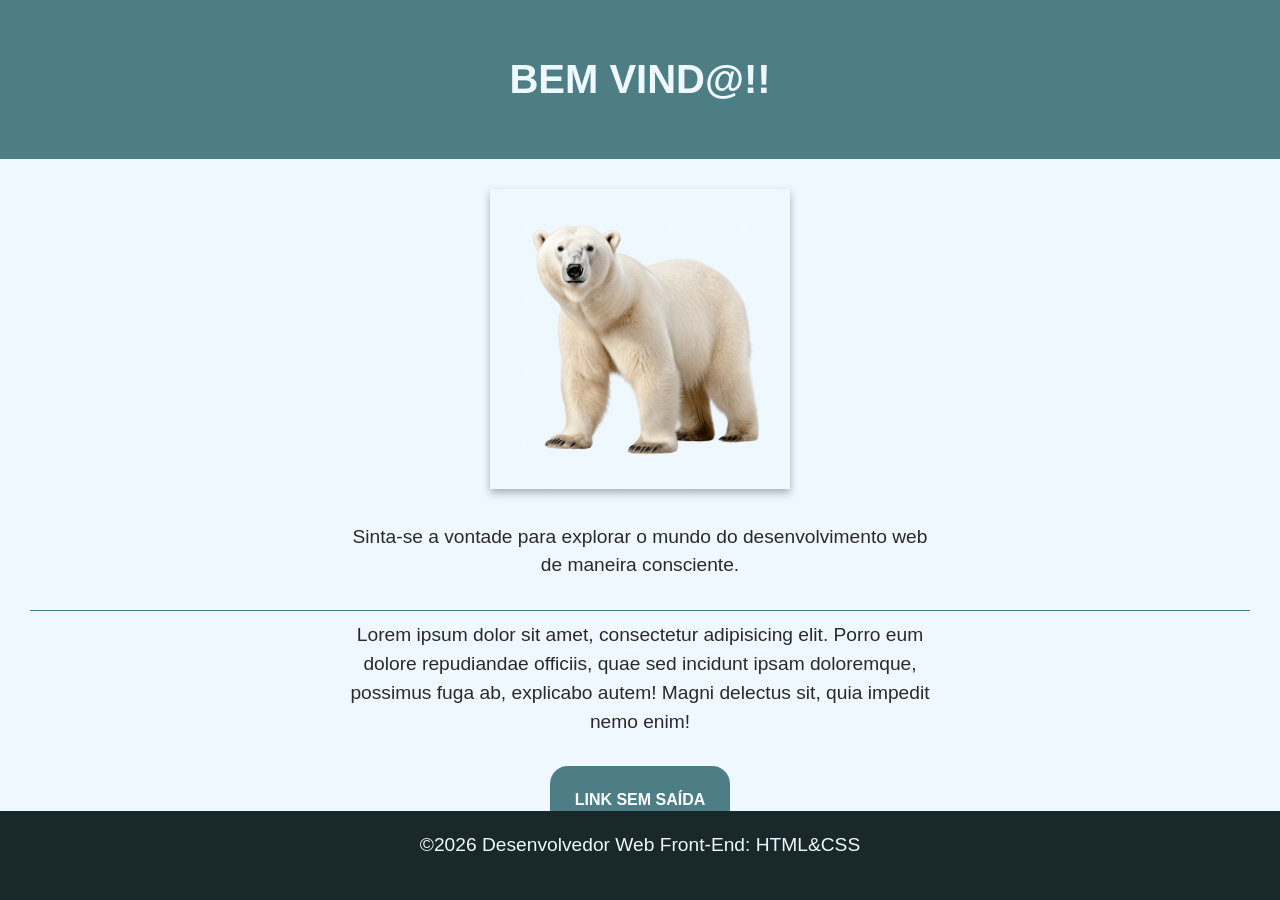
<file: Aula1_0905/index.html>
<!-- AULA 1 - HTML CSS: 09 DE MAIO DE 2026 -->
<!-- + Seções semânticas. Separam o arquivo em seções principais, com "significado" -->
 <!-- 3 maneiras de CSS: Dentro da tag (<p style="tag{configs}">), após o head (<style></style>) e arquivo separado e linkar no head (<link rel="stylesheet" href="caminho.link">). -->

<!DOCTYPE html>
<html lang="pt-br">
<head>
    <meta charset="UTF-8">
    <meta name="viewport" content="width=device-width, initial-scale=1.0">
    <title>AULA 1 - BOAS VINDAS</title>
    <link rel="stylesheet" href="CSS/style.css">
</head>
<body>

    <header> <!-- + CABEÇALHO -->
        <h1>BEM VIND@!!</h1>
    </header>

    <main><!-- + PRINCIPAL -->
        <img src="IMG/urso.png" alt="URSO POLAR: https://pngtree.com/freepng/polar-bear-isolated-on-background_14139510.html"> <!-- ALT: Alternativa, texto que aparece caso dê erro com a imagem ou o caminho. -->
        <p>Sinta-se a vontade para explorar o mundo do desenvolvimento web de maneira consciente. </p>
        <hr>
        <p>Lorem ipsum dolor sit amet, consectetur adipisicing elit. Porro eum dolore repudiandae officiis, quae sed incidunt ipsam doloremque, possimus fuga ab, explicabo autem! Magni delectus sit, quia impedit nemo enim!</p>

        <a class="button" href="#">LINK SEM SAÍDA</a> <!-- "a": link para página ou arquivo. # Não te leva a lugar nenhum. -->

    </main>
    
    <footer><!-- + RODAPÉ -->
        <p>&copy;2026 Desenvolvedor Web Front-End: HTML&CSS</p> <!-- &copy; é simbolo C de copyright. -->
    </footer> 

</body>
</html>
</file>
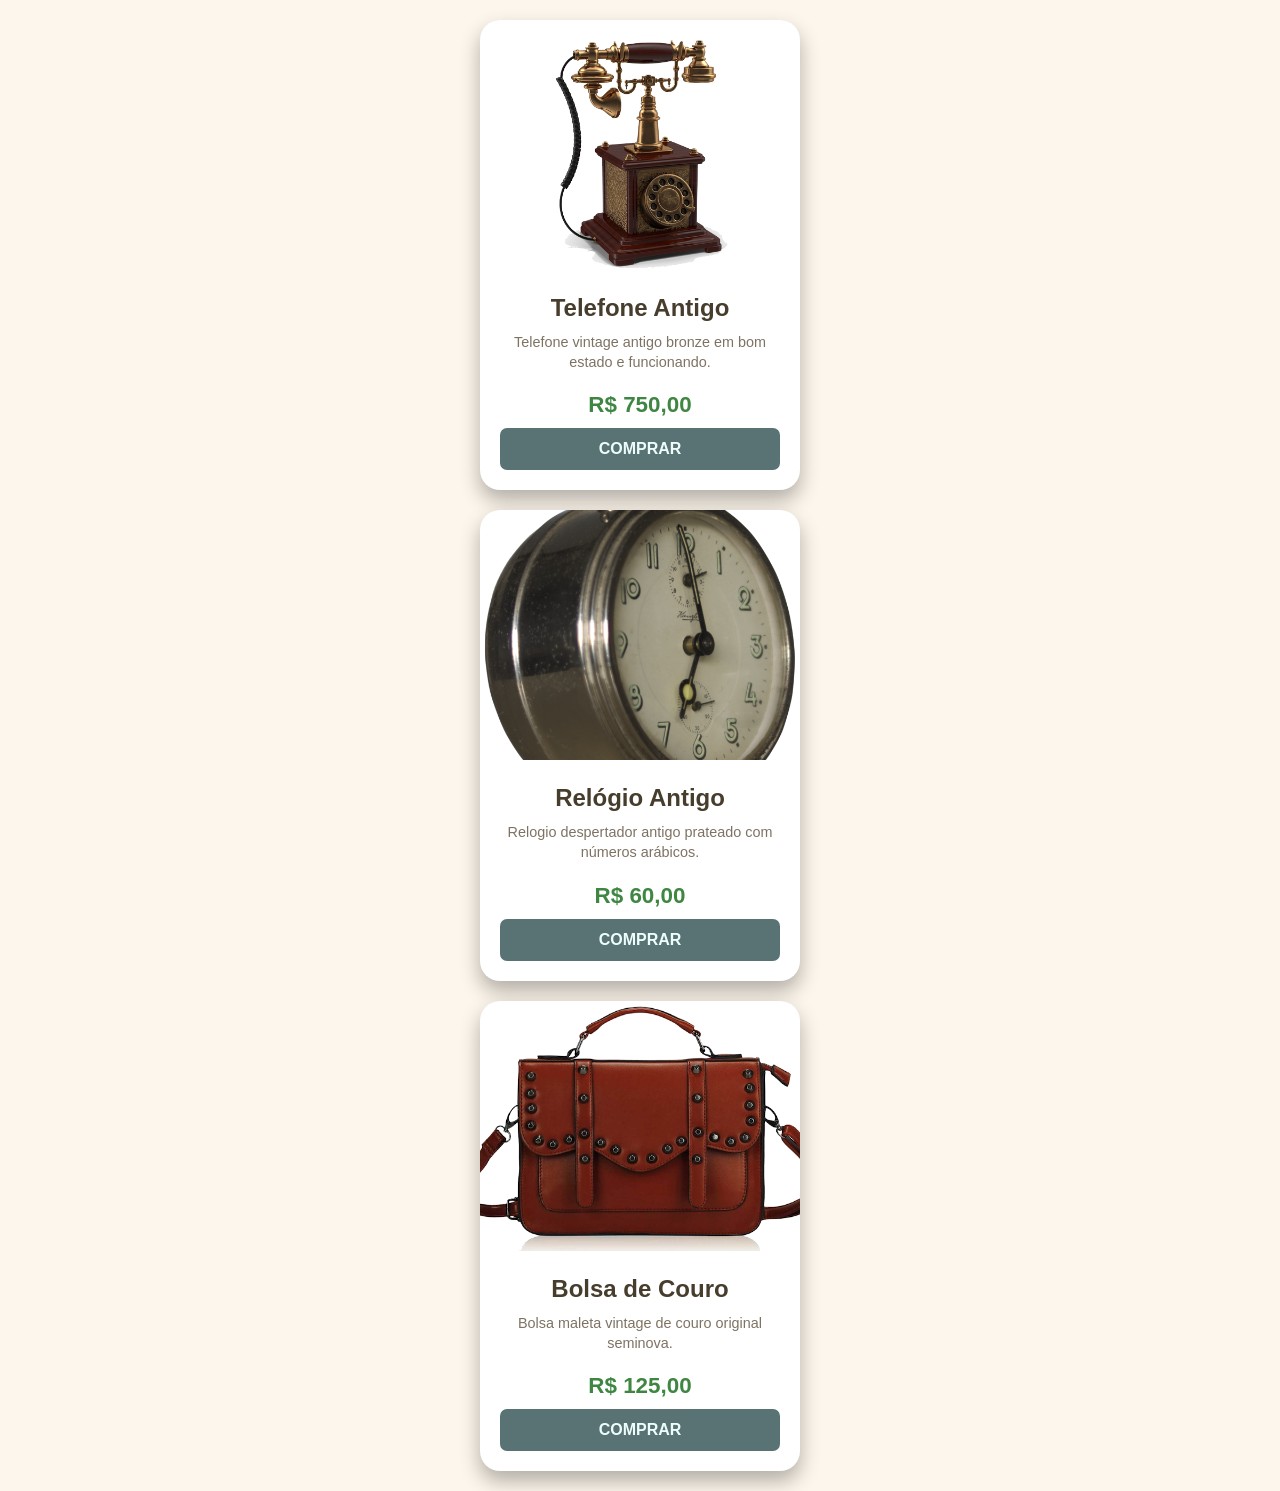
<file: Aula2_2305/index.html>
<!DOCTYPE html>
<html lang="pt-br">
<head>
    <meta charset="UTF-8">
    <meta name="viewport" content="width=device-width, initial-scale=1.0">
    <title>Aula02</title>
    <link rel="stylesheet" href="CSS/style.css">
</head>
<body>
    <main>
        <div class="container"> <!-- CONTAINER: Wrapper usado para centralizar o cartão na página -->
            
            <div class="product-card"> <!-- Cartão de produto - Estrutura que contém: imagem, título, descrição, preço e botão de compra. -->
                <img src="IMG/telefone.png" alt="Telefone vintage"> <!-- Imagens em: https://www.pngarts.com/pt/explore/tag/objetos-vintage -->     
                <div class="card-content"> <!-- Conteúdo interno do card-->
                    <!-- <h3>Relógio Antigo</h3>
                    <p>Relogio despertador antigo prateado com números arábicos.</p> -->
                    <h3>Telefone Antigo</h3>
                    <p>Telefone vintage antigo bronze em bom estado e funcionando.</p>
                    <span class="price">R$ 750,00</span> <!--Span:  --> 
                    <a href="#" class="buy-btn">COMPRAR</a>
                </div>
            </div>

            <div class="product-card"> <!-- Cartão de produto - Estrutura que contém: imagem, título, descrição, preço e botão de compra. -->
                <img src="IMG/relogio.png" alt="Relógio Vintage"> <!-- Imagens em: https://www.pngarts.com/pt/explore/tag/objetos-vintage -->     
                <div class="card-content"> <!-- Conteúdo interno do card-->
                    <h3>Relógio Antigo</h3>
                    <p>Relogio despertador antigo prateado com números arábicos.</p>
                    <span class="price">R$ 60,00</span> <!--Span:  --> 
                    <a href="#" class="buy-btn">COMPRAR</a>
                </div>
            </div>
            <div class="product-card"> <!-- Cartão de produto - Estrutura que contém: imagem, título, descrição, preço e botão de compra. -->
                <img src="IMG/bolsa.png" alt="Bolsa de Couro"> <!-- Imagens em: https://www.pngarts.com/pt/explore/tag/objetos-vintage -->     
                <div class="card-content"> <!-- Conteúdo interno do card-->
                    <h3>Bolsa de Couro</h3>
                    <p>Bolsa maleta vintage de couro original seminova.</p>
                    <span class="price">R$ 125,00</span> <!--Span:  --> 
                    <a href="#" class="buy-btn">COMPRAR</a>
                </div>
            </div>

        </div> <!--Fechamento do container-->
    </main>
</body>
</html>
</file>
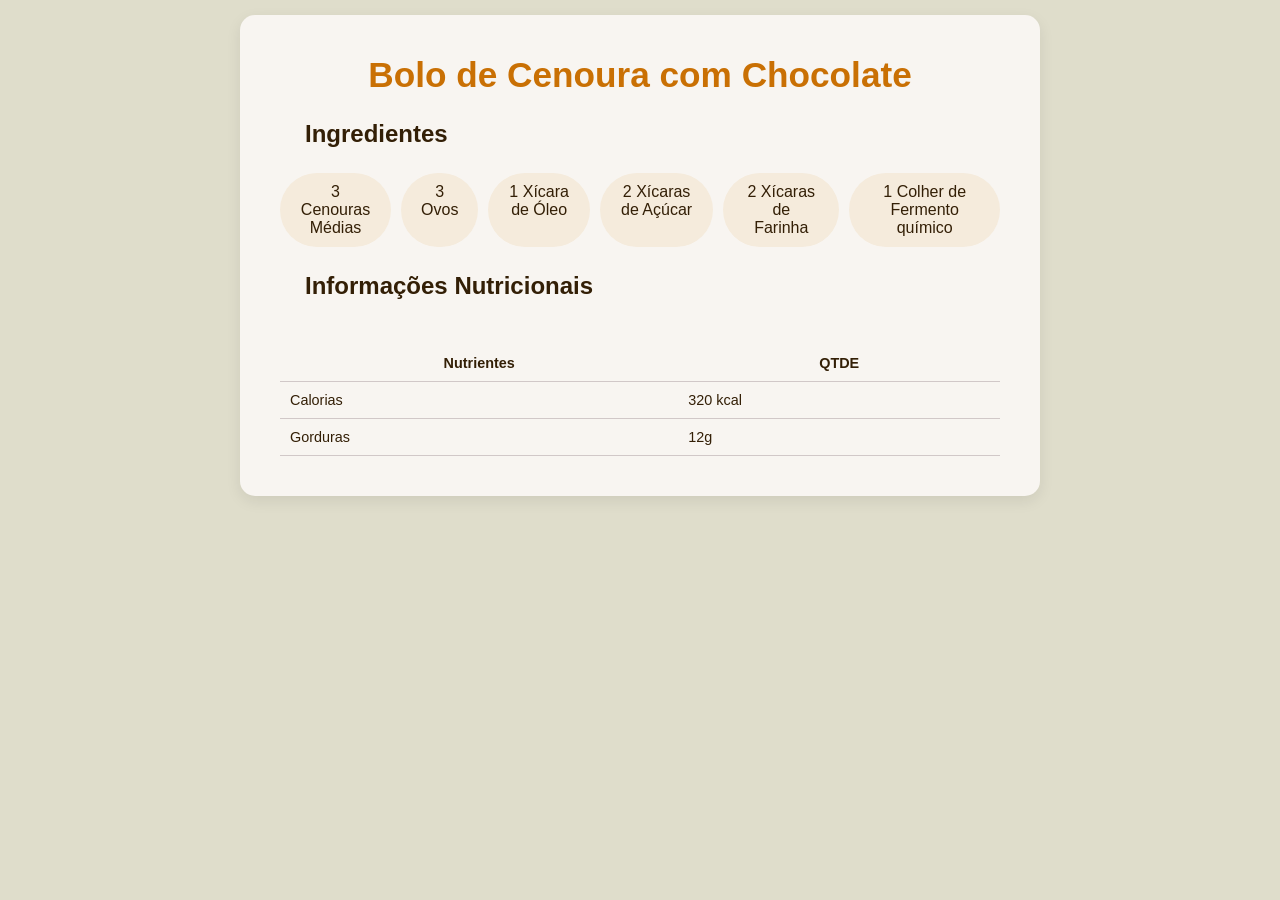
<file: Aula3_2305/index.html>
<!DOCTYPE html>
<!-- Criar uma página de receita
 OBJETVOS: Tabelas e Listas
  -->
<html lang="pt-br">
<head>
    <meta charset="UTF-8">
    <meta name="viewport" content="width=device-width, initial-scale=1.0">
    <title>Aula03 - Receita+FlexBox</title>
    <link rel="stylesheet" href="CSS/style.css">
</head>
<body>
    <div class="recipe-container"> <!--DIV WRAPPER: centraliza o conteúdo da receita-->
        <h1>Bolo de Cenoura com Chocolate</h1>
        <section class="ingredients"> <!-- SEÇÃO: Tag semântica agrupa conteúdos temáticos relacionados-->
            <h2>Ingredientes</h2>
            <ul class="flex-list"> <!-- Lista FLEXÍVEL; usar flexbox para muda de layout conforme o tamanho da tela Mobile: coluna. Desktop: Linha-->               
                <li>3 Cenouras Médias</li>
                <li>3 Ovos</li>
                <li>1 Xícara de Óleo</li>
                <li>2 Xícaras de Açúcar</li>
                <li>2 Xícaras de Farinha</li>
                <li>1 Colher de Fermento químico</li>
            </ul> <!--UNordered List - Lista NÃO ordenada-->
        </section>

        <section class="info">
            <h2>Informações Nutricionais</h2>
            <!-- TABELA RESPONSIVA: exibe nutrientes e quantidade -->
            <!-- No CSS aplicar Scroll horizontal em mobile se necessário -->

            <table>
                <thead> <!--Cabeçalho da tabela-->
                    <tr> <!--TABLE-ROW: Linha da tabela-->
                        <th>Nutrientes</th> <!--Estabelecendo o tanto de colunas que vai ter a tabela-->
                        <th>QTDE</th>
                    </tr>
                </thead>
                <tbody> <!--Corpo da tabela-->
                    <tr> <!-- Linha 1 -->
                        <td>Calorias</td> <!-- Table Data é sempre de acoro com a quantidade de colunas que foram estabelecidas-->
                        <td>320 kcal</td>
                    </tr> 
                    <tr> <!-- Linha 2 -->
                        <td>Gorduras</td>
                        <td>12g</td>
                    </tr>

                </tbody>
            </table>

        </section> <!-- Fechamento da seção informação-->

    </div>
</body>
</html>
</file>
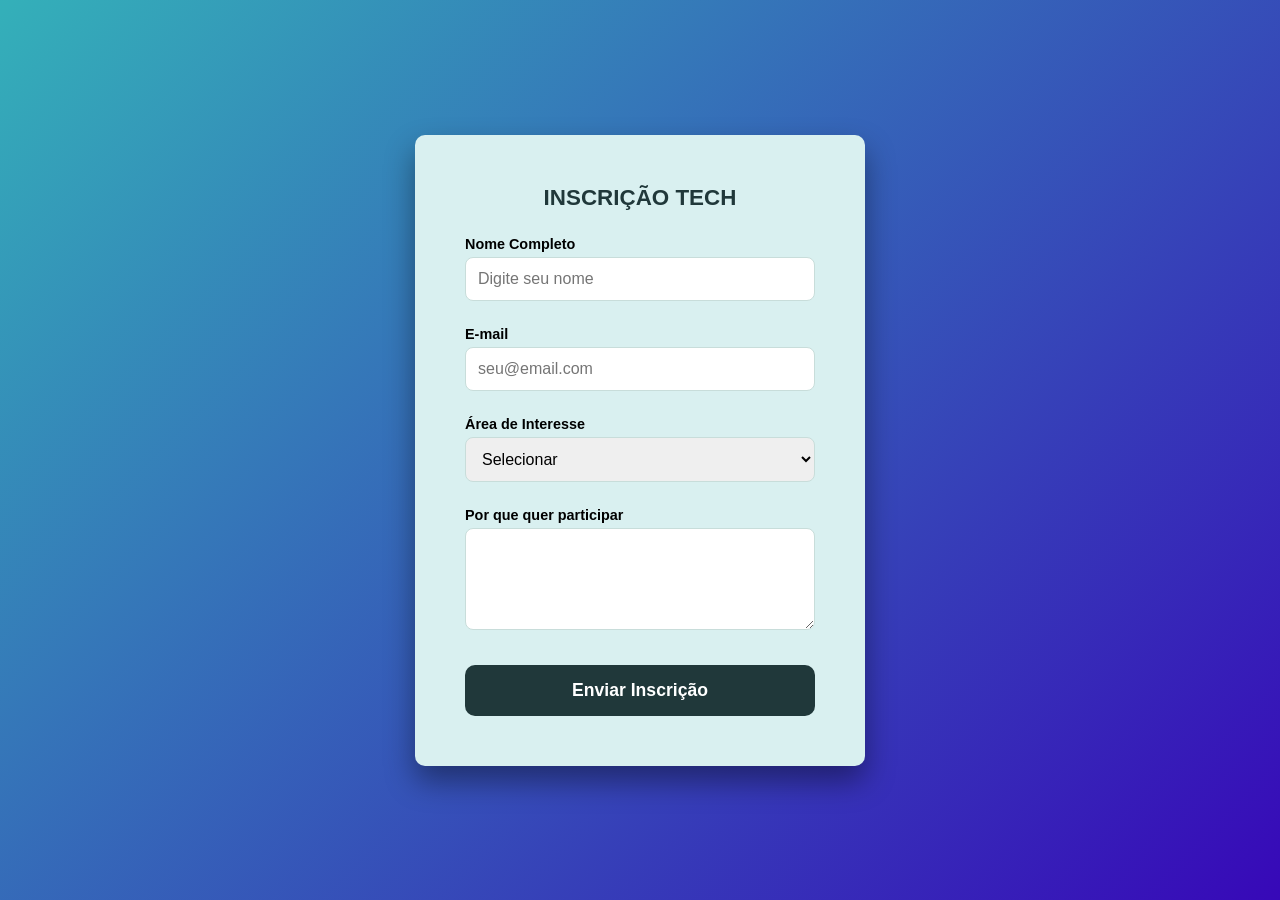
<file: Aula4_3005/index.html>
<!DOCTYPE html>
<!-- AULA 4 : FORMULÁRIOS
 Criar formulário responsivo -->
<html lang="pt-br">
<head>
    <meta charset="UTF-8">
    <meta name="viewport" content="width=device-width, initial-scale=1.0">
    <title>Formulários</title>
    <link rel="stylesheet" href="CSS/style.css">
</head>
<body>
    <div class="form-wrapper"> <!--WRAPPER do formulário. Div que centraliza e etiliza o formulário-->
        <!-- FORM  - tag semântica que indica que é um formulário. Atributos: METHOD: com enviar os dados (get ou post), ACTION: para onde enviar os dados -->
        <form class="event-form"> 
            <h2>INSCRIÇÃO TECH</h2>
            
            <div class="form-group">
                <label for="nome">Nome Completo</label> <!--FOR: Para indicar qual input é pra ele-->
                <input type="text" id="nome" placeholder="Digite seu nome" required/> <!--Usar ID para conectar ele com a label. Required: Campo obrigatório-->
            </div>
            <div class="form-group">
                <label for="email">E-mail</label> 
                <input type="email" id="email" placeholder="seu@email.com"/>
            </div>
            <div class="form-group">
                <label for="area">Área de Interesse</label> 
                <select id="area"> <!--Abre o select. Informar as opções-->
                    <option value="">Selecionar</option>
                    <option value="frontend">Front-end</option>
                    <option value="backend">Back-end</option>
                    <option value="design">UI/UX Design</option>
                </select>
            </div>
            <div class="form-group">
                <label for="msg">Por que quer participar</label>
                <textarea id="msg" rows="4"></textarea> <!-- Permite entrada de múltiplas linhas (rows)-->
            </div>
                <button type="submit">Enviar Inscrição</button>
        </form>
    </div>
</body>
</html>
</file>
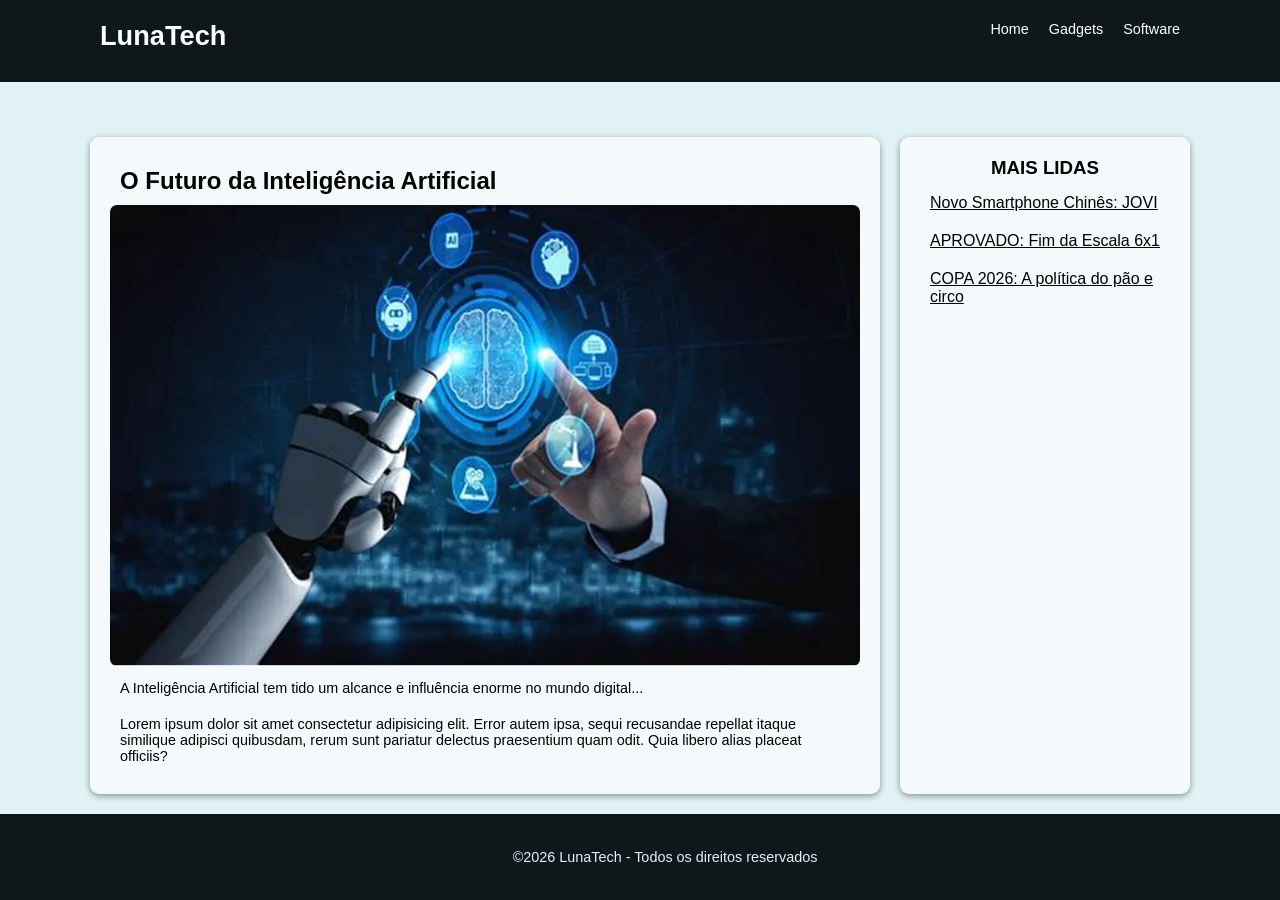
<file: Aula5_1306/index.html>
<!DOCTYPE html>
<html lang="pt-br">
<head>
    <meta charset="UTF-8">
    <meta name="viewport" content="width=device-width, initial-scale=1.0">
    <title>Aula 5 - Layout</title>
    <link rel="stylesheet" href="CSS/style.css">
</head>
<body>
    <header class="main-header"><div class="logo">LunaTech</div>
        <nav>
            <ul>
            <li><a href="#">Home</a></li>
            <li><a href="#">Gadgets</a></li>
            <li><a href="#">Software</a></li>
            </ul>
        </nav>
    </header>

<div class="layout-wrapper">
    <main class="content">
        <article class="post"> <!-- Artigo: Tag semântica que indica artigo ou post. -->
            <h1>O Futuro da Inteligência Artificial</h1>
            <img src="IMG/imagem.webp" alt="Mão robótica tocando em tela paralela a mão humana">
            <p>A Inteligência Artificial tem tido um alcance e influência enorme no mundo digital...</p>
            <p>Lorem ipsum dolor sit amet consectetur adipisicing elit. Error autem ipsa, sequi recusandae repellat itaque similique adipisci quibusdam, rerum sunt pariatur delectus praesentium quam odit. Quia libero alias placeat officiis?</p>
        </article>
    </main>

    <aside class="sidebar"> <!-- Barra lateral (Aside/Sidebar) -->
        <h3>MAIS LIDAS</h3>
        <ul>
            <li><a href="#">Novo Smartphone Chinês: JOVI</a></li>
            <li><a href="#">APROVADO: Fim da Escala 6x1 </a></li>
            <li><a href="#">COPA 2026: A política do pão e circo</a></li>
        </ul>
    </aside>
</div>
    <footer class="main-footer">
        <p>&copy;2026 LunaTech - Todos os direitos reservados</p>
    </footer>
    
</html>
</file>
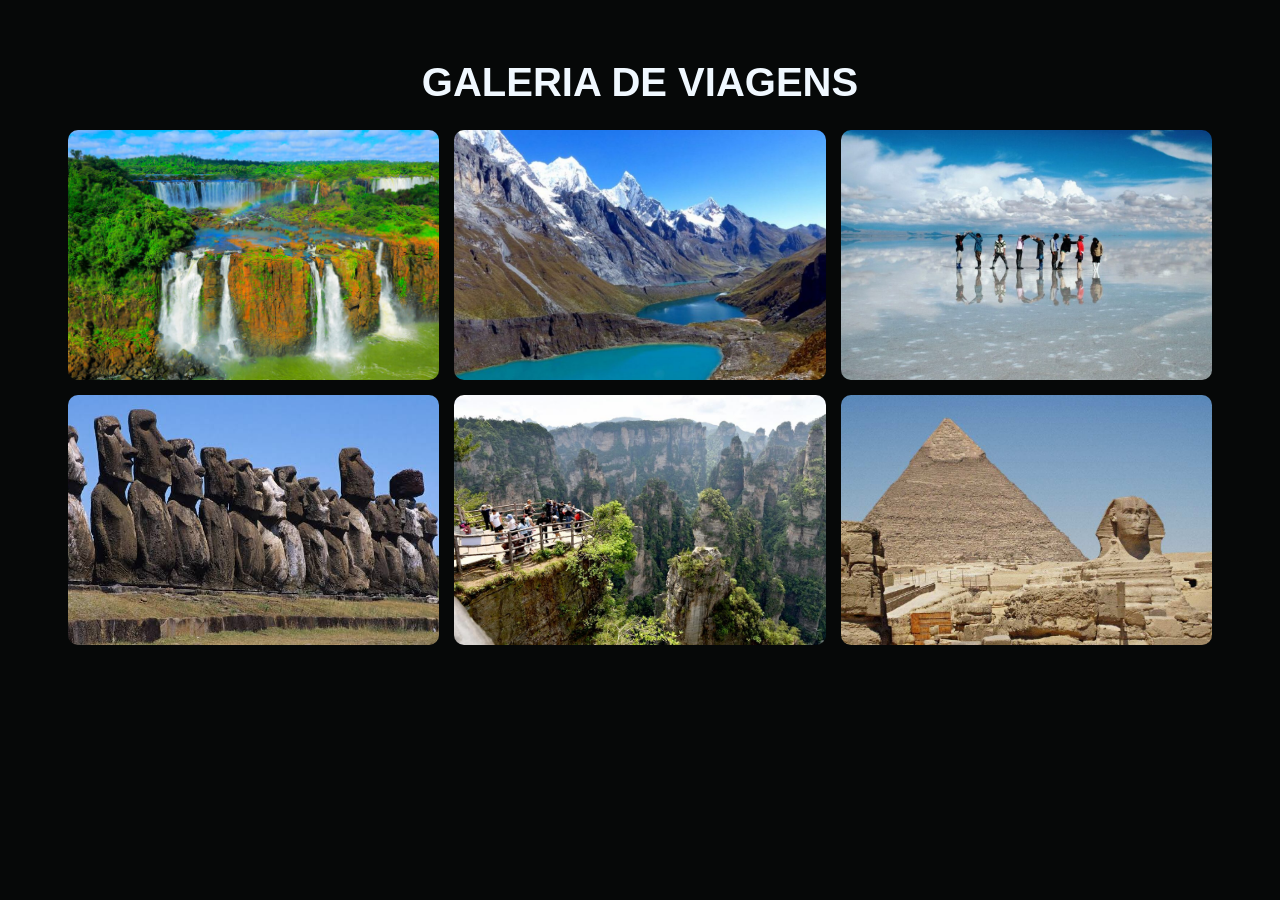
<file: Aula6_2006/index.html>
<!DOCTYPE html>
<html lang="pt-br">
<head>
    <meta charset="UTF-8">
    <meta name="viewport" content="width=device-width, initial-scale=1.0">
    <title>AULA 06</title>
    <link rel="stylesheet" href="CSS/style.css">
</head>
<body>
    <div class="gallery-container"> <!-- DIV principal, que centraliza todo o conteúdo-->
        <h1>GALERIA DE VIAGENS</h1> 
        
        <div class="grid">
            <!-- ITEM 1 -->
            <div class="item">
                <img src="IMG/Foz-do-Iguacu.jpg" alt="Cataratas do Iguaçu, no Paraná">
                <div class="overlay">PARANÁ</div> <!-- OVERLAY: camada de texto sobre a imagem -->
            </div>
            <!-- ITEM 2 -->
            <div class="item">
                <img src="IMG/cordilheira-dos-andes.jpg" alt="Codilheira dos Andes">
                <div class="overlay">CORDILHEIRA DOS ANDES</div>
            </div>
            <!-- ITEM 3 -->
            <div class="item">
                <img src="IMG/salar.jpg" alt="Pessoas posando no Salar de Uyuni onde em seu reflexo lê-se Uyuni">
                <div class="overlay">SALAR DE UYUNI</div>
            </div>
            <!-- ITEM 4 -->
            <div class="item">
                <img src="IMG/pascoa.jpg" alt="Estátuas de pedra na Ilha de Páscoa, no Chile">
                <div class="overlay">ILHA DE PÁSCOA</div>
            </div>
            <!-- ITEM 5 -->
            <div class="item">
                <img src="IMG/wulingyuan.jpg" alt="Montanhas verticais">
                <div class="overlay">CHINA</div>
            </div>
            <!-- ITEM 6 -->
            <div class="item">
                <img src="IMG/egito.jpg" alt="Pirâmide e esfinge, no Egito">
                <div class="overlay">EGITO</div>
            </div>
        </div>
    </div>
</body>
</html>
<!-- ctrl + D ou ctrl + F -->
</file>
<file: Aula1_0905/CSS/style.css>
/* 3 formas para chamar: por tag HTML (p, h1), por ID(#), por CLASSE(.) 
Metodologia: Mobile First ( Pensado principalmente para smartphones )
            - Estilos otimizados para CELULARES ( Viewport pequeneo)
            - Telas maiores recebem ajustes via Media Queries

TAGS GLOBAIS: BODY(fontes)
Media queries: Para desktp (final, para adaptar especificamente para telas maiores) */


/*  RESETA O PADRÃO DO NAVEGADOR (* MARCA A PÁGINA INTEIRA)
*{
margin: 0;
padding: 0;
} 
*/

/* Q
PIXEL: FOCA NA TELA,
REM: NÃO SE ADAPTA A TELA
*/

/* ESTILOS GLOBAIS (mobile) */
body{ /* RESETANDO A ESTRUTURA */
    font-family: 'Segoe UI', Tahoma, Geneva, Verdana, sans-serif;
    background-color:#f0f8ff;
    /* background-color:#454e57 ; Cor de fundo */
    color: #29292b;
    margin: 0; /* Espaçamento externo */
    padding: 0; /* Espaçamento interno */
    text-align: center; /* Alinhamento do texto DO elemento*/
}

header{
    background-color:#4d7e86;
    color: aliceblue;
    padding: 30px 15px;
}

h1{
    font-size: 1.8rem; /* Equivale a mais ou menos 28.8px. REM: medida adequada pois pega de acordo com o elemento (se adapta ao H1 etc) PESQUISAR */
}

main{
    padding: 30px;
}

img{
    width: 100%; /*Imagem ocupa toda a tela */
    max-width: 300px; /* Tamanho máximo da sua img */ 
    /* border: 1px solid black; */ /* TAMANHO e COR da Borda*/
    /* border-radius: 100px; */  
    margin-bottom: 20px;
    box-shadow: 0 4px 8px rgba(0, 0, 0, 0.3);  /* RGB (RED GREEN BLUE) A  (APLHA- Transparência)*/
}

p{
    font-size: 1rem;
    margin-bottom: 30px;
    line-height: 1.5;
}
hr{
    width: 100%;
    height: 1%;
    border: 0px;
    border-top: 1px solid #4d7e86;
    background-color: #4d7e86;
}

.button{
    display: block;  /* O display BLOCK permite que o link ocupe toda a largura disponível, ou seja, o link é 'clicável' em TODO o bloco do link, não só no texto  */
    background-color: #4d7e86;
    border-radius: 18px;
    color: white;
    padding: 10px;
    text-decoration: none; /* Decoração de texto, tipo sublinhado, etc*/
    font-weight: bold;
    transition: background-color 2s ease ; /* Transição suave(ease) com a cor de fundo (background-color) */
}

footer{
    background-color: #18282b;
    color: aliceblue;
    padding: 10px 0px;
    width: 100%;
}


/* MEDIA QUERY: Para telas maiores (Desktop) -------------------------------------------------------------------- */

@media (min-width: 768px) {
    h1{
        font-size: 2.5rem; 
    }
    p{
        font-size: 1.2rem;
        max-width: 600px;
        margin: 10px auto 30px; /* Ordem: Sentido horário: Então nesse: cima LADOS baixos */
    }
    .button{
        display: inline-block;
        padding: 25px;
    }
    footer{
        position: fixed; /* Fixa o elemento no lugar (O LUGAR NÃO É DETERMINADO PELO POSITION, posicionar com outras propriedades)*/
        bottom: 0; /* 'Prende' o rodapé no 'chão' da TELA (não do site)*/
    }
}
</file>
<file: Aula2_2305/CSS/style.css>
/* Aula 02 - DIVs, Cards, CSS para cartão
-- sempre pra celular primeiro


 Tópicos abordados:
display: flex - (centralizar elementos)
boxshadow - (sombras de profundidade)
hoover - (interatividade)
responsive design - ()
smooth transitions - (transições CSS)

*/

/* GLOBAIS */
*{
    margin: 0;
    padding: 0;
    box-sizing: border-box; /*ajusta a largura e altura*/
}

body{
    font-family:'Lucida Sans', 'Lucida Sans Regular', 'Lucida Grande', 'Lucida Sans Unicode', Geneva, Verdana, sans-serif;
    background-color: rgb(253, 246, 236);
    padding: 20px;
    display: flex; /* Permite usar objetos de centralização */
    justify-content: center; /* CENTRALIZA HORIZONTALMENTE*/
    align-items: center; /*  */
    min-height: 100vh; /*Altura mínima 100 viewport*/
}

.container{ /* HERDA po flox do body*/
    width: 100%;
    display: flex;
    flex-direction: column;
    align-items: center;
    gap: 20px;
}

.product-card{
    background-color: white;
    width: 100%;
    max-width: 320px;
    border-radius: 20px;
    overflow: hidden; /* Garante que o conteudo não ultpr */
    box-shadow: 0px 10px 20px rgba(0, 0, 0, 0.3); 
    transition: transform 0.3s ease; /* transform chamado no media care para completar o hover */
}


.product-card img{  /*Da pra referenciar uma tag dentro de outra que tem classe*/
    width: 100%;
    height: 250px;
    object-fit: cover; /* Garante que a imagem preencha too o espaço sem distorcer */
}

.card-content{
    padding: 20px; 
    text-align: center;
}

h3{
    color: rgb(71, 61, 44);
    font-size: 1.3rem; /* Tamanho fonte para mobile*/
    margin-bottom: 10px;
}
p{
    color: rgb(126, 114, 99);
    font-size: 0.9rem;
    line-height: 1.4; /* Espaçamento entre as linhas*/
    margin-bottom: 20px; /*Espaçamento inferior*/
}
.price{
    display: block; /* Faz o elemento ocupar a linha inteira*/
    font-size: 1.4rem;
    font-weight: bold;
    color: rgb(63, 134, 66);
    margin-bottom: 10px;
}

.buy-btn{
    display: block;
    color: rgb(236, 253, 252);
    text-decoration: none;
    background-color: rgb(89, 115, 116);
    padding: 12px;
    border-radius: 7px;
    font-weight: bold;
    transition: background-color 0.5s ease;
}

/* Media Care */
@media (min-width: 1024px){ 
    .product-card:hover{ /* Hover: O que ocorre quando o mouse está "em cima". */
    transform: scale(1.05); /* Scale: indica o tamanho que será aumentado (ou diminuido, sendo 1 o tamanho atual) */
    }
    h3{
        font-size: 1.5rem;
    }
    .buy-btn:hover{
        background-color: rgb(54, 69, 70); /*Escurece o botão no efeito hover*/
    }
}
</file>
<file: Aula3_2305/CSS/style.css>
/*FOCO DA AULA:
AULA 3
- Container de receitas 
- Títlos e Seções
- Listas Flexíveis
- Tabelas
- Media Queries */



/* ESTILOS GLOBAIS */
*{  /*RESET PADRÃO*/
    margin: 0;
    padding: 0;
    box-sizing: border-box;
}

body{
    font-family:Arial, Helvetica, sans-serif;
    background-color: rgb(223, 221, 203);
    padding: 15px;
    color: #331f06;
}

.recipe-container{
    background: #f8f5f1;
    padding: 20px;
    border-radius: 15px;
    box-shadow: 0 5px 15px rgba(0, 0, 0, 0.08);
}
h1{
    text-align: center;
    color: #c97004;
    font-size: 1.5rem;
}
h2{
    padding: 25px;
}

.flex-list{
    display: flex; /*Display ativa o modelo flexbox.*/
    flex-direction: column;
    gap: 10px; /* Espaçamento entre itens*/
    list-style: none;
}

.flex-list li{
    background-color: rgb(245, 235, 220);
    padding: 8px;
    border-radius: 8px;
    text-align: center;
}
.info{
    overflow-x: auto; /* Permite scroll Horizontal(x) se a tela ficar muito larga*/
}

table{
    width: 100%;
    min-width:300px; /* */
    border-collapse: collapse;
    margin-top: 20px;
}
th, td{
    padding: 10px;
    font-size: 0.9rem;
    border-bottom: 1px solid #d1c8c8;
}

/* MEDIA QUERY */
@media (min-width:768px){
.recipe-container{
    max-width: 800px;
    margin: 0 auto;
    padding: 40px;
}
h1{
    font-size: 2.2rem;
}
.flex-list{
    flex-direction: row;
    justify-content: center;
}
.flex-list li{
    padding: 10px 20px;
    border-radius: 50px;
    align-items: center;
}
}
</file>
<file: Aula4_3005/CSS/style.css>
/* AULA 4 - Formulários; 
Mobile First
Tópicos principais:
1: Estilização de inputs
2. Layout

*/
*{
    margin: 0;
    padding: 0;
    box-sizing: border-box;
}

body{
    font-family: 'inter', sans-serif;
    background-color: rgb(25, 194, 206);
    padding: 20px;

    /* FLEXBOX: para centralizar o formulário.
    Justify content: centraliza horizontalmente
    align item: açnhando no topo do mobile */

    display: flex;
    justify-content: center;
    align-items:center ;
    min-height: 100vh;
}

.form-wrapper{
    background-color: rgb(217, 240, 240);
    padding: 25px;
    border-radius: 10px;
    width: 100%;
    max-width: 450px;
    /* box-shadow:; */
}
h2{
    text-align: center;
    font-size: 1.4rem;
    color: #20383a;
    margin-bottom: 25px;
}

.form-group{
    display: flex;
    flex-direction: column;
    margin-bottom: 25px;
}
label{
    margin-bottom: 5px;
    font-size: 0.9rem;
    font-weight: bold;
}
input, select, textarea{
    padding: 12px;
    border: 1px solid rgb(200, 221, 218);
    border-radius: 8px;
    font-size: 1rem;
}

button{
    width: 100%;
    padding: 15px;
    border: none;
    background-color: #20383a;
    color: white;
    border-radius: 10px;
    font-size: 1.1rem;
    font-weight: bold;
    margin-top: 10px;
}

/* MEDIA QUERY */
@media (min-width: 768px) {
    body{
        align-items: center;
        background: linear-gradient(135deg, #34b0b9 0%, #3708b8 100%);
    }
    .form-wrapper{
        padding: 50px;
        box-shadow: 0 15px 30px rgba(0, 0, 0, 0.4);
    }
    button:hover{
        background-color: #345b5f;
        cursor: pointer;
    }
}
</file>
<file: Aula5_1306/CSS/style.css>
/* 
Aula 05 -  CSS para Layout de Notícias
Header com logo e navegação
Flexbox para o layout principal
content para sidebar com proporção flex
footer
responsivo
*/

*{
    margin: 0;
    padding: 0;
    box-sizing: 0;    
}

body{
    font-family: Arial, Helvetica, sans-serif;
    background-color: #e0f2f5;
    display: flex;
    flex-direction: column;
    min-height:100vh; /*View port ....hmmm.... */
}

.main-header{
    background-color: #0e171a;
    color: white;
    padding: 15px;
    text-align: center;
}

.logo{
    font-size: 1.7rem;
    font-weight: bold;
    margin-bottom: 10px;
}
nav ul{
    display: flex;
    justify-content: center;
    /* align-items: center; */
    list-style: none;
    /* padding: 0;  Não é necessário pois já foi resetado no *. */
    gap: 20px;
}
nav a{
    color: white;
    text-decoration: none;
    font-size: 0.9rem;
}

h1{
    padding: 10px;
}

h3{
    text-align: center;
    margin-bottom: 5px;
}

.layout-wrapper{
    display: flex;
    flex-direction: column;
    padding: 15px;
    gap: 20px;
}

p{
    padding: 10px;
    font-size: 0.9rem;
    
}

.post img{
    width: 100%;
    height: auto;
    border-radius: 7px;
}

.content, .sidebar {
    background-color: #f4fafc;
    padding: 20px;
    border-radius: 9px;
    box-shadow: 0 2px 6px rgba(0, 0, 0, 0.4) ;
}
.sidebar ul, a{
    list-style:none;
    /* text-decoration: none; */
    color: black ;
}
.sidebar li{
    padding: 10px;
}

.main-footer{
    text-align: center;
    background-color: #0e171a;
    color: #e0f2f5;
    padding: 25px;
    font-size: 0.8rem;
    bottom: 0; 
    /* position: absolute;  */
    width: 100%;
}



/* 
MEDIA QUERY
 */

 @media (min-width:992px) {
    .main-header{
        display: flex;
        justify-content: space-between;
        padding: 20px 100px;
        text-align: left;
    }
    .layout-wrapper{
        flex-direction: row;
        margin: 40px auto;
        max-width: 1100px;
    }
    .content{
        flex: 3; /*  DIVIDINDO automaticamente, usando 75%, ou seja, 3/4  */
    }
    .sidebar { 
        flex: 1;
    } 
    
    a:hover{
        color: #548899;
    }

    .main-footer{
        position: absolute; /* Diferente do FIXED, que FIXA o elemento na POSIÇÃO da TELA, o absoute vai pelo arquivo, pela página*/
        bottom: 0;
    }
 }
</file>
<file: Aula6_2006/CSS/style.css>
/* 
AULA 6 - CSS Galeria Responsiva
- Grid responsável com Flex box
- Overlay com posição absoluta
- object-fit para imagens
- Animações apenas para desktop
- Múltiplas media queries

*/

*{
    margin: 0;
    padding: 0;
    box-sizing: border-box;  
}

body{
    font-family:'Montserrat', sans-serif;
    background-color: rgb(6, 8, 8);
    color: aliceblue;
    padding: 30px 15px;
}

h1{
    text-align: center;
    font-size: 1.8rem;
}

.grid{ /* DIV da grade da galeria */
    /* Flex-box : Criando um grid com flex-wrap
    Padrão para criar grids responsíveis no CSS sem CSS Grid */
    display: flex;
    flex-wrap: wrap; /* quebra a linha qunado não cabem mais na tela*/
    gap: 15px;
    justify-content: center;
    margin-top: 25px;
}

/* Itens da Galeria */
.item{
    position: relative; /* Cria contexto e posicionamento para o overlay ser  posicionado em relação */
    width: 100%;
    height: 250px;
    overflow: hidden; /* Garante que a parte "vazada" da imagem seja escondido*/
    border-radius: 10px;
}
.item img{
    width: 100%;
    height: 100%;
    object-fit: cover; /* Cobre o que não se encaixa na margem indicada, preenchendo o espaço sem distorcê-la mas cortando ela*/
}
.overlay{
    position: absolute; /* posicionar Overlay SOBRE a imagem (disponibilizado pois itens com hierarquia maior permitiram o flex)*/
    top: 0;
    left: 0;
    width: 100%;
    height: 100%;
    background: rgba(0,0,0, 0.4);
    display: flex;
    justify-content: center; /* centraliza horizontalmente*/
    align-items: center; /*centraliza verticalmente*/
}


/* MEDIA QUERY: tablet: 600px< */

@media(min-width: 600px){
    .item{
        width: calc(50% - 15px); /* lebrando que queremos manter esses 15px do GAP 
                                O CALC pega o 50% da largura (que foi estabelecida para ocupar 100% do grid)
                                */
    }
}

@media(min-width: 1024px){
    body{
        padding: 60px;
    }
    h1{
        font-size: 2.5rem;
    }
    .item{
        width: calc(33.333% - 15px);
    }
    .item img{
        transition: transform 0.5s ease ; /* Cofigurações do efeito*/
    }
    .item:hover img{
        transform: scale(1.1); /* EFEITO */
    }
    .overlay{
        opacity: 0; /*OVERLAY inicia invisível, mas terá tratamento no hover*/
        transition: opacity 0.3s ease;
        background-color: rgba(0,0,0, 0.7); /*fundo mais escuro no overlay*/
    }
    .item:hover .overlay{
        opacity: 1; /* torna o ovelray visível*/
    }
}
</file>
